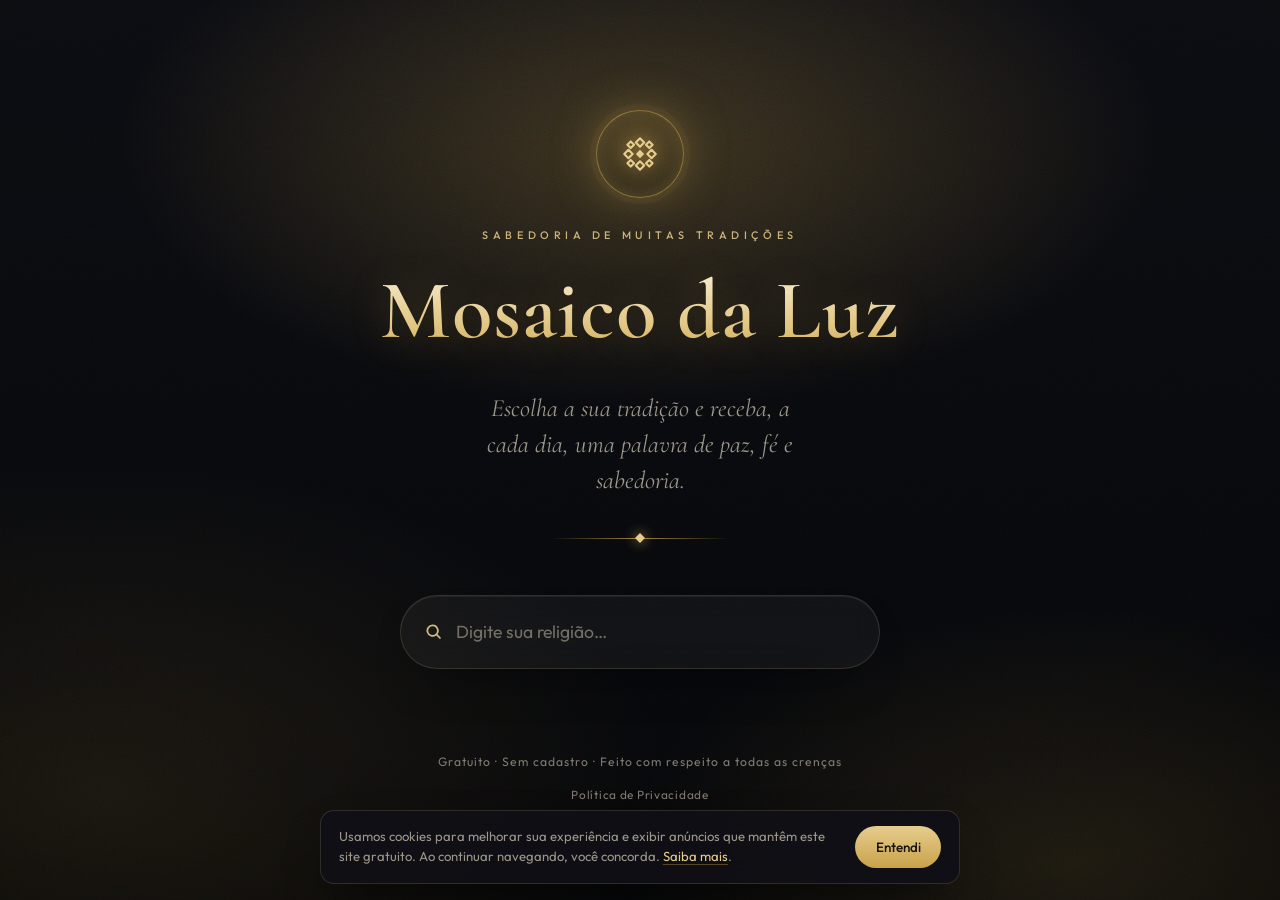
<file: index.html>
<!DOCTYPE html>
<html lang="pt-BR">
<head>
  <meta charset="UTF-8" />
  <meta name="viewport" content="width=device-width, initial-scale=1.0" />
  <title>Mosaico da Luz — uma palavra sagrada a cada dia</title>
  <meta name="description" content="Escolha uma tradição espiritual e receba a palavra do dia: um versículo, ensinamento ou pensamento para trazer paz e sabedoria. Gratuito, sem cadastro." />
  <meta name="theme-color" content="#0b0c11" />

  <!-- Open Graph / compartilhamento -->
  <meta property="og:title" content="Mosaico da Luz · Uma palavra a cada dia" />
  <meta property="og:description" content="Uma palavra de paz e sabedoria, de muitas tradições. Gratuito e sem cadastro." />
  <meta property="og:type" content="website" />

  <link rel="icon" href="assets/favicon.svg" type="image/svg+xml" />
  <link rel="preconnect" href="https://fonts.googleapis.com" />
  <link rel="preconnect" href="https://fonts.gstatic.com" crossorigin />
  <link href="https://fonts.googleapis.com/css2?family=Cormorant+Garamond:ital,wght@0,400;0,500;0,600;0,700;1,400;1,500;1,600&family=Outfit:wght@300;400;500;600&display=swap" rel="stylesheet" />
  <link rel="stylesheet" href="css/styles.css" />

  <!--
    ============================================================
    ESPAÇO PARA O CÓDIGO DE ANÚNCIO (Ezoic / Google AdSense)
    ============================================================
    Quando sua conta for aprovada, COLE AQUI o script de cabeçalho:

    • Google AdSense (exemplo — troque o ca-pub-XXXX pelo seu):
      <script async src="https://pagead2.googlesyndication.com/pagead/js/adsbygoogle.js?client=ca-pub-XXXXXXXXXXXXXXXX" crossorigin="anonymous"></script>

    • Ezoic: cole o script de cabeçalho que o painel do Ezoic fornecer.
      (No Ezoic, o ideal é conectar sua conta do AdSense por dentro dele.)

    Os espaços onde os anúncios aparecem são as tags <aside class="ad-slot"> mais abaixo.
    ============================================================
  -->
</head>
<body data-screen="home">

  <!-- Símbolos SVG reutilizáveis -->
  <svg width="0" height="0" style="position:absolute" aria-hidden="true">
    <defs>
      <symbol id="sym-cross" viewBox="0 0 24 24"><path d="M10 2h4v6h6v4h-6v10h-4V12H4V8h6z"/></symbol>
      <symbol id="sym-crescent" viewBox="0 0 24 24"><path d="M16.5 3a9 9 0 1 0 4.5 7.8A7 7 0 1 1 16.5 3z"/></symbol>
      <symbol id="sym-star-david" viewBox="0 0 24 24"><path d="M12 2l3.5 6h-7zM12 22l-3.5-6h7zM3 7l7 0-3.5 6zM21 7l-7 0 3.5 6zM3 17l3.5-6 3.5 6zM21 17l-3.5-6-3.5 6z" fill="none" stroke="currentColor" stroke-width="1.4"/></symbol>
      <symbol id="sym-dharma-wheel" viewBox="0 0 24 24"><circle cx="12" cy="12" r="9" fill="none" stroke="currentColor" stroke-width="1.4"/><circle cx="12" cy="12" r="2.4"/><g stroke="currentColor" stroke-width="1.4"><path d="M12 3v18M3 12h18M5.6 5.6l12.8 12.8M18.4 5.6L5.6 18.4"/></g></symbol>
      <symbol id="sym-om" viewBox="0 0 24 24"><path d="M6 14a3 3 0 1 0 3-3c-1.6 0-2.4 1-2.4 2M9.6 11c1.4-2 4-2.6 5.6-1 1.2 1.2 1 3.2-.6 4.2M15 6.5c1 .4 1.8 1.2 1.8 2.2M17.5 4.5a2 2 0 1 1-2 2" fill="none" stroke="currentColor" stroke-width="1.4" stroke-linecap="round"/></symbol>
      <symbol id="sym-seven-rays" viewBox="0 0 24 24"><circle cx="12" cy="12" r="3"/><g stroke="currentColor" stroke-width="1.4"><path d="M12 2v4M12 18v4M2 12h4M18 12h4M5 5l2.5 2.5M16.5 16.5L19 19M19 5l-2.5 2.5M7.5 16.5L5 19"/></g></symbol>
      <symbol id="sym-leaf-axe" viewBox="0 0 24 24"><path d="M12 22V9M12 9c-3-1-4-4-3-7 3 0 5 2 5 5M12 9c3-1 4-4 3-7-3 0-5 2-5 5M8.5 13l7 0M8 16l8 0" fill="none" stroke="currentColor" stroke-width="1.4" stroke-linecap="round"/></symbol>
      <symbol id="sym-feather" viewBox="0 0 24 24"><path d="M19 5C12 5 7 9 6 16l-2 3M19 5c1 7-3 12-10 13M11 13l6-6M9 16l5-5" fill="none" stroke="currentColor" stroke-width="1.4" stroke-linecap="round"/></symbol>
      <symbol id="sym-yin-yang" viewBox="0 0 24 24"><circle cx="12" cy="12" r="9" fill="none" stroke="currentColor" stroke-width="1.4"/><path d="M12 3a4.5 4.5 0 0 0 0 9 4.5 4.5 0 0 1 0 9 9 9 0 0 0 0-18z"/><circle cx="12" cy="7.5" r="1"/></symbol>
      <symbol id="sym-dove" viewBox="0 0 24 24"><path d="M4 14c4 0 6-2 7-5 1 3 3 4 6 3-1 3-4 6-8 6-3 0-5-2-5-4zM11 9c0-2 2-4 4-4M21 6l-2 1" fill="none" stroke="currentColor" stroke-width="1.4" stroke-linecap="round"/></symbol>
      <symbol id="sym-lotus" viewBox="0 0 24 24"><path d="M12 21c-5 0-8-3-8-6 2 0 3 .5 4 1.5M12 21c5 0 8-3 8-6-2 0-3 .5-4 1.5M12 21c-2 0-3.5-2-3.5-5 0-2 1.5-4 3.5-6 2 2 3.5 4 3.5 6 0 3-1.5 5-3.5 5zM5 15c1-2 3-3 4-3M19 15c-1-2-3-3-4-3" fill="none" stroke="currentColor" stroke-width="1.4" stroke-linecap="round"/></symbol>
      <symbol id="sym-chalice" viewBox="0 0 24 24"><path d="M7 3h10M8 3c0 5 1.8 7 4 7s4-2 4-7M12 10v7M8 20h8M12 17c-2 0-4 1-4 3M12 17c2 0 4 1 4 3" fill="none" stroke="currentColor" stroke-width="1.4" stroke-linecap="round" stroke-linejoin="round"/></symbol>
      <symbol id="sym-nine-star" viewBox="0 0 24 24"><path d="M12 2l1.6 3.2 3.5-.8-1.4 3.3 3 2-3 2 1.4 3.3-3.5-.8L12 22l-1.6-3.2-3.5.8 1.4-3.3-3-2 3-2-1.4-3.3 3.5.8z" fill="none" stroke="currentColor" stroke-width="1.3" stroke-linejoin="round"/></symbol>
      <symbol id="sym-khanda" viewBox="0 0 24 24"><circle cx="12" cy="13" r="5" fill="none" stroke="currentColor" stroke-width="1.4"/><path d="M12 2v20M10.5 4l1.5-2 1.5 2M7 9c-1 1.5-1 3.5 0 5M17 9c1 1.5 1 3.5 0 5" fill="none" stroke="currentColor" stroke-width="1.4" stroke-linecap="round"/></symbol>
      <symbol id="sym-ahimsa-hand" viewBox="0 0 24 24"><path d="M8 21v-7M8 14V7a1.3 1.3 0 0 1 2.6 0M10.6 7V5.5a1.3 1.3 0 0 1 2.6 0V7M13.2 7V6a1.3 1.3 0 0 1 2.6 0v8c0 4-2 7-5 7" fill="none" stroke="currentColor" stroke-width="1.3" stroke-linecap="round" stroke-linejoin="round"/><circle cx="12.2" cy="13" r="1.5"/></symbol>
      <symbol id="sym-torii" viewBox="0 0 24 24"><path d="M3 6c3-1.5 15-1.5 18 0M4 9h16M7 9v12M17 9v12M6 6v1M18 6v1" fill="none" stroke="currentColor" stroke-width="1.4" stroke-linecap="round"/></symbol>
      <symbol id="sym-scroll" viewBox="0 0 24 24"><path d="M8 5h8a2 2 0 0 1 2 2v10a2 2 0 0 0 2 2H10a2 2 0 0 1-2-2V7a2 2 0 0 0-2-2 2 2 0 0 0-2 2v1h3M11 10h5M11 13h5M11 16h3" fill="none" stroke="currentColor" stroke-width="1.3" stroke-linecap="round" stroke-linejoin="round"/></symbol>
      <symbol id="sym-pentacle" viewBox="0 0 24 24"><circle cx="12" cy="12" r="9.2" fill="none" stroke="currentColor" stroke-width="1.3"/><path d="M12 4l2.1 4.3 4.7.7-3.4 3.3.8 4.7-4.2-2.2-4.2 2.2.8-4.7L5.2 9l4.7-.7z" fill="none" stroke="currentColor" stroke-width="1.3" stroke-linejoin="round"/></symbol>
      <symbol id="sym-tree" viewBox="0 0 24 24"><path d="M12 21v-6M12 15c-3 0-5-2-5-5 0-3 2.2-6 5-7 2.8 1 5 4 5 7 0 3-2 5-5 5zM9 11l3-3 3 3M10.5 14l1.5-1.5 1.5 1.5" fill="none" stroke="currentColor" stroke-width="1.3" stroke-linecap="round" stroke-linejoin="round"/></symbol>
      <symbol id="sym-cruzeiro" viewBox="0 0 24 24"><path d="M12 3v18M7 7h10M8.5 11.5h7" fill="none" stroke="currentColor" stroke-width="1.6" stroke-linecap="round"/></symbol>
      <symbol id="sym-sun" viewBox="0 0 24 24"><circle cx="12" cy="12" r="4.2"/><g stroke="currentColor" stroke-width="1.4" stroke-linecap="round"><path d="M12 2v3M12 19v3M2 12h3M19 12h3M4.6 4.6l2.1 2.1M17.3 17.3l2.1 2.1M19.4 4.6l-2.1 2.1M6.7 17.3l-2.1 2.1"/></g></symbol>
      <!-- Emblema da marca: mosaico de luz (tesselas em rosácea com luz central) -->
      <symbol id="sym-mosaic" viewBox="0 0 24 24"><path d="M12 3 L14.4 5.4 L12 7.8 L9.6 5.4 Z M12 16.2 L14.4 18.6 L12 21 L9.6 18.6 Z M5.4 9.6 L7.8 12 L5.4 14.4 L3 12 Z M18.6 9.6 L21 12 L18.6 14.4 L16.2 12 Z M6.7 4.8 L8.6 6.7 L6.7 8.6 L4.8 6.7 Z M17.3 4.8 L19.2 6.7 L17.3 8.6 L15.4 6.7 Z M6.7 15.4 L8.6 17.3 L6.7 19.2 L4.8 17.3 Z M17.3 15.4 L19.2 17.3 L17.3 19.2 L15.4 17.3 Z" fill="none" stroke="currentColor" stroke-width="1.2" stroke-linejoin="round"/><path d="M12 9.6 L14.4 12 L12 14.4 L9.6 12 Z" fill="currentColor"/></symbol>
    </defs>
  </svg>

  <!-- Fundo personalizado por tradição (marca d'água do símbolo) -->
  <div id="reader-bg" class="reader-bg" aria-hidden="true">
    <svg class="reader-bg__mark" viewBox="0 0 24 24"><use id="reader-bg-use" href="#sym-lotus"></use></svg>
  </div>

  <main class="app">

    <!-- TELA INICIAL -->
    <section id="home" class="screen home">
      <header class="home__head">
        <span class="brand__mark" aria-hidden="true">
          <svg viewBox="0 0 24 24"><use href="#sym-mosaic"></use></svg>
        </span>
        <p class="home__eyebrow">Sabedoria de muitas tradições</p>
        <h1 class="home__title">Mosaico da Luz</h1>
        <p class="home__lead">
          Escolha a sua tradição e receba, a cada dia,
          uma palavra de paz, fé e sabedoria.
        </p>
        <span class="ornament" aria-hidden="true"></span>
      </header>

      <div class="search">
        <div class="search__field">
          <svg class="search__icon" viewBox="0 0 24 24" aria-hidden="true"><path d="M11 4a7 7 0 1 0 4.2 12.6l4.1 4.1 1.4-1.4-4.1-4.1A7 7 0 0 0 11 4zm0 2a5 5 0 1 1 0 10 5 5 0 0 1 0-10z" fill="currentColor"/></svg>
          <input id="search-input" class="search__input" type="text" autocomplete="off" autocapitalize="off" spellcheck="false"
                 placeholder="Digite sua religião…" aria-label="Digite o nome da sua religião"
                 role="combobox" aria-expanded="false" aria-controls="search-suggestions" aria-autocomplete="list" />
        </div>
        <ul id="search-suggestions" class="suggest" role="listbox" aria-label="Sugestões" hidden></ul>
        <p id="search-msg" class="search__msg" hidden></p>
      </div>

      <!-- Espaço de anúncio (preenchido pelo Ezoic/AdSense) -->
      <aside id="ad-home" class="ad-slot" aria-label="Publicidade"></aside>

      <footer class="home__foot">
        <p>Gratuito · Sem cadastro · Feito com respeito a todas as crenças</p>
        <a class="legal-link" href="privacidade.html">Política de Privacidade</a>
      </footer>
    </section>

    <!-- TELA DA PALAVRA -->
    <section id="reader" class="screen reader" hidden>
      <header class="reader__top">
        <button id="back-btn" class="ghost-btn" aria-label="Voltar para a escolha de tradição">
          <span aria-hidden="true">←</span> Trocar tradição
        </button>
        <div class="reader__brand">
          <svg id="reader-symbol" class="reader__symbol" aria-hidden="true"><use href="#sym-lotus"></use></svg>
          <span id="reader-religion" class="reader__religion">—</span>
        </div>
      </header>

      <div class="reader__stage">
        <p id="phrase-day" class="phrase-day">Hoje</p>
        <p id="phrase-label" class="phrase-label">Palavra do Dia</p>
        <blockquote id="phrase-card" class="phrase-card" aria-live="polite">
          <p id="phrase-text" class="phrase-text">…</p>
          <cite id="phrase-ref" class="phrase-ref"></cite>
        </blockquote>
        <p id="phrase-source" class="phrase-source"></p>
      </div>

      <div class="reader__actions">
        <button id="prev-day-btn" class="day-btn" type="button" aria-label="Ver a palavra de ontem">‹ Ver a de ontem</button>
        <button id="today-btn" class="day-btn day-btn--ghost" type="button" aria-label="Voltar para a palavra de hoje" hidden>Voltar para hoje ›</button>
        <button id="share-btn" class="icon-btn" aria-label="Compartilhar a palavra" title="Compartilhar" aria-haspopup="true" aria-expanded="false">
          <svg viewBox="0 0 24 24" aria-hidden="true"><path d="M18 8a3 3 0 1 0-2.8-4L9 7.2a3 3 0 1 0 0 9.6l6.2 3.2A3 3 0 1 0 18 16a3 3 0 0 0-2.4 1.2L9.4 14a3 3 0 0 0 0-4l6.2-3.2A3 3 0 0 0 18 8z" fill="currentColor"/></svg>
        </button>
      </div>

      <!-- Menu de compartilhamento -->
      <div id="share-menu" class="share-menu" role="menu" aria-label="Compartilhar" hidden>
        <button class="share-opt" data-share="whatsapp" role="menuitem">
          <svg viewBox="0 0 24 24" aria-hidden="true"><path d="M12 2a10 10 0 0 0-8.5 15.2L2 22l4.9-1.4A10 10 0 1 0 12 2zm5.6 14.1c-.2.6-1.2 1.2-1.7 1.2-.4 0-1 .1-3.2-.8-2.7-1.1-4.4-3.9-4.5-4.1-.1-.2-1.1-1.4-1.1-2.7s.7-1.9 1-2.2c.2-.2.5-.3.7-.3h.5c.2 0 .4 0 .6.5l.8 2c.1.2.1.4 0 .5l-.4.6c-.2.2-.3.4-.1.7.2.3.9 1.4 1.9 2.3 1.3 1.1 2.3 1.4 2.6 1.6.3.1.4.1.6-.1l.7-.9c.2-.2.4-.2.6-.1l1.9.9c.2.1.4.2.5.3.1.3.1.6-.1 1.1z" fill="currentColor"/></svg>
          WhatsApp
        </button>
        <button class="share-opt" data-share="facebook" role="menuitem">
          <svg viewBox="0 0 24 24" aria-hidden="true"><path d="M14 9h2.5l.5-3H14V4.3c0-.9.3-1.5 1.6-1.5H17V.1C16.7.1 15.7 0 14.6 0 12.2 0 10.6 1.4 10.6 4v2H8v3h2.6v8H14V9z" fill="currentColor"/></svg>
          Facebook
        </button>
        <button class="share-opt" data-share="image" role="menuitem">
          <svg viewBox="0 0 24 24" aria-hidden="true"><path d="M5 3h14a2 2 0 0 1 2 2v14a2 2 0 0 1-2 2H5a2 2 0 0 1-2-2V5a2 2 0 0 1 2-2zm0 14.5L9 12l3 3.5L15 12l4 5.5V5H5v12.5zM8.5 9.5a1.5 1.5 0 1 0 0-3 1.5 1.5 0 0 0 0 3z" fill="currentColor"/></svg>
          Baixar imagem
        </button>
        <button class="share-opt" data-share="native" role="menuitem" hidden>
          <svg viewBox="0 0 24 24" aria-hidden="true"><path d="M18 8a3 3 0 1 0-2.8-4L9 7.2a3 3 0 1 0 0 9.6l6.2 3.2A3 3 0 1 0 18 16a3 3 0 0 0-2.4 1.2L9.4 14a3 3 0 0 0 0-4l6.2-3.2A3 3 0 0 0 18 8z" fill="currentColor"/></svg>
          Compartilhar…
        </button>
        <button class="share-opt" data-share="copy" role="menuitem">
          <svg viewBox="0 0 24 24" aria-hidden="true"><path d="M9 2h9a2 2 0 0 1 2 2v12h-2V4H9V2zM5 6h9a2 2 0 0 1 2 2v12a2 2 0 0 1-2 2H5a2 2 0 0 1-2-2V8a2 2 0 0 1 2-2zm0 2v12h9V8H5z" fill="currentColor"/></svg>
          Copiar texto
        </button>
      </div>

      <p id="toast" class="toast" role="status" hidden></p>
      <canvas id="share-canvas" width="1080" height="1080" hidden aria-hidden="true"></canvas>

      <!-- Espaço de anúncio (preenchido pelo Ezoic/AdSense) -->
      <aside id="ad-reader" class="ad-slot" aria-label="Publicidade"></aside>

      <footer class="reader__foot">
        <button id="home-link" class="text-link">Mosaico da Luz</button>
        <a class="legal-link" href="privacidade.html">Privacidade</a>
      </footer>
    </section>

  </main>

  <!-- Aviso de cookies (LGPD) — obrigatório para redes de anúncio -->
  <div id="cookie-bar" class="cookie-bar" role="dialog" aria-label="Aviso de cookies" hidden>
    <p class="cookie-bar__text">
      Usamos cookies para melhorar sua experiência e exibir anúncios que mantêm este site gratuito.
      Ao continuar navegando, você concorda. <a href="privacidade.html">Saiba mais</a>.
    </p>
    <button id="cookie-accept" class="cookie-bar__btn" type="button">Entendi</button>
  </div>
  <script>
    (function () {
      try {
        var KEY = "ps_cookie_ok";
        if (!localStorage.getItem(KEY)) {
          var bar = document.getElementById("cookie-bar");
          bar.hidden = false;
          document.getElementById("cookie-accept").addEventListener("click", function () {
            try { localStorage.setItem(KEY, "1"); } catch (e) {}
            bar.hidden = true;
          });
        }
      } catch (e) {}
    })();
  </script>

  <script src="js/app.js"></script>
</body>
</html>
</file>
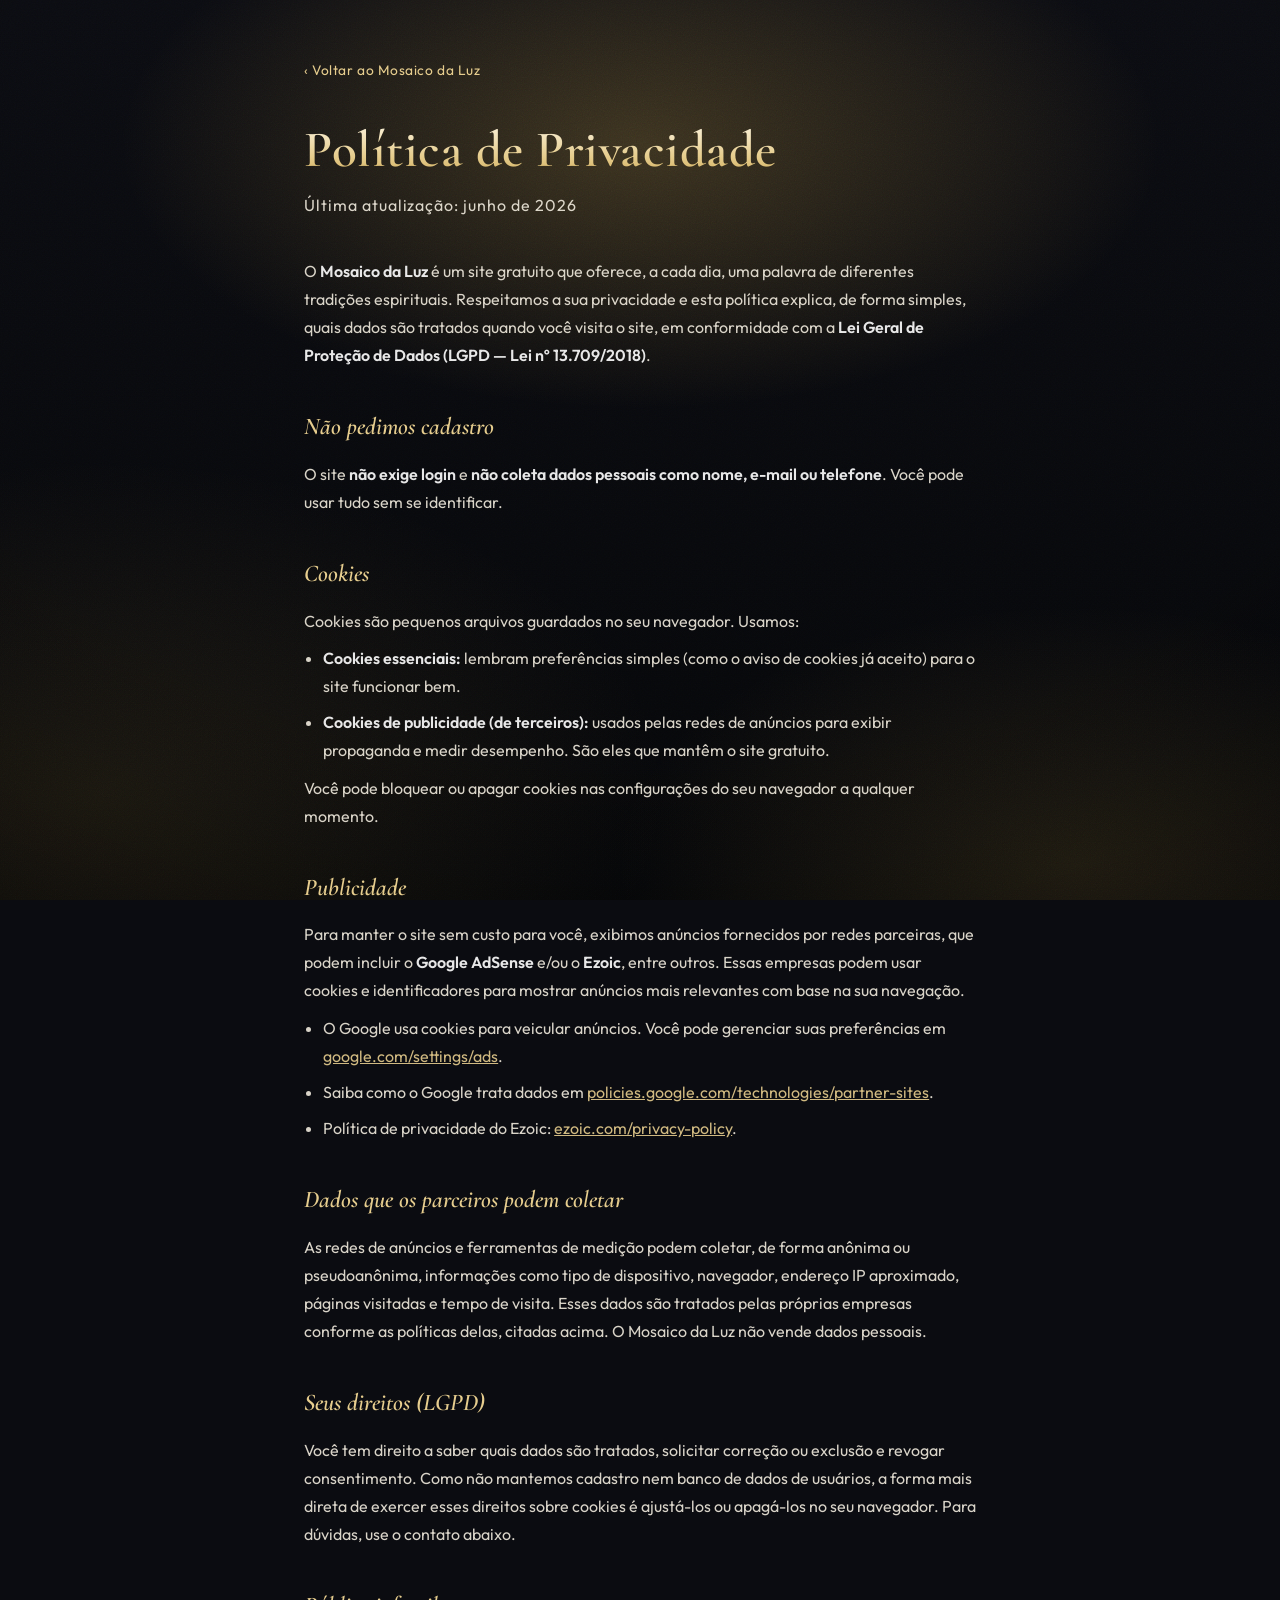
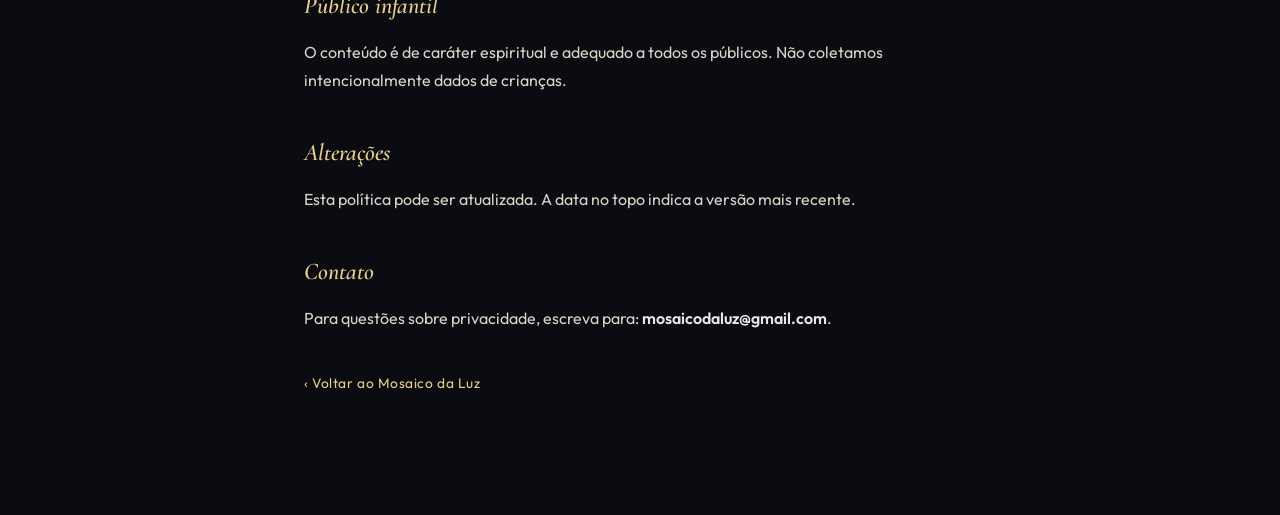
<file: privacidade.html>
<!DOCTYPE html>
<html lang="pt-BR">
<head>
  <meta charset="UTF-8" />
  <meta name="viewport" content="width=device-width, initial-scale=1.0" />
  <title>Política de Privacidade — Mosaico da Luz</title>
  <meta name="description" content="Política de Privacidade do Mosaico da Luz: como usamos cookies e anúncios para manter o site gratuito, em conformidade com a LGPD." />
  <meta name="theme-color" content="#0b0c11" />
  <link rel="icon" href="assets/favicon.svg" type="image/svg+xml" />
  <link rel="preconnect" href="https://fonts.googleapis.com" />
  <link rel="preconnect" href="https://fonts.gstatic.com" crossorigin />
  <link href="https://fonts.googleapis.com/css2?family=Cormorant+Garamond:ital,wght@0,400;0,500;0,600;0,700;1,400;1,500;1,600&family=Outfit:wght@300;400;500;600&display=swap" rel="stylesheet" />
  <link rel="stylesheet" href="css/styles.css" />
  <style>
    .legal {
      max-width: 720px;
      margin: 0 auto;
      padding: 3.5rem 1.5rem 5rem;
    }
    .legal__back {
      display: inline-flex; align-items: center; gap: 0.4rem;
      color: var(--muted); text-decoration: none;
      font-size: 0.86rem; letter-spacing: 0.04em;
      margin-bottom: 2.5rem;
    }
    .legal__back:hover { color: var(--gold-soft); }
    .legal h1 {
      font-family: var(--serif); font-weight: 600;
      font-size: clamp(2.2rem, 6vw, 3.2rem);
      line-height: 1.1; letter-spacing: 0.01em;
      background: linear-gradient(180deg, #fbf3df 0%, var(--gold-soft) 55%, var(--gold) 100%);
      -webkit-background-clip: text; background-clip: text; color: transparent;
      padding-bottom: 0.12em;
      margin-bottom: 0.4rem;
    }
    .legal__updated { color: var(--muted); font-size: 0.82rem; letter-spacing: 0.06em; margin-bottom: 2.4rem; }
    .legal h2 {
      font-family: var(--serif); font-weight: 600; font-style: italic;
      color: var(--gold-soft);
      font-size: 1.5rem; margin: 2.4rem 0 0.8rem;
    }
    .legal p, .legal li { color: var(--text); opacity: 0.9; line-height: 1.75; font-size: 1rem; }
    .legal ul { margin: 0.6rem 0 0.6rem 1.2rem; }
    .legal li { margin-bottom: 0.5rem; }
    .legal a { color: var(--gold-soft); }
    .legal strong { color: #fff; font-weight: 600; }
  </style>
</head>
<body>
  <main class="legal">
    <a class="legal__back" href="index.html">‹ Voltar ao Mosaico da Luz</a>

    <h1>Política de Privacidade</h1>
    <p class="legal__updated">Última atualização: junho de 2026</p>

    <p>
      O <strong>Mosaico da Luz</strong> é um site gratuito que oferece, a cada dia, uma palavra de
      diferentes tradições espirituais. Respeitamos a sua privacidade e esta política explica, de forma
      simples, quais dados são tratados quando você visita o site, em conformidade com a
      <strong>Lei Geral de Proteção de Dados (LGPD — Lei nº 13.709/2018)</strong>.
    </p>

    <h2>Não pedimos cadastro</h2>
    <p>
      O site <strong>não exige login</strong> e <strong>não coleta dados pessoais como nome, e-mail ou telefone</strong>.
      Você pode usar tudo sem se identificar.
    </p>

    <h2>Cookies</h2>
    <p>
      Cookies são pequenos arquivos guardados no seu navegador. Usamos:
    </p>
    <ul>
      <li><strong>Cookies essenciais:</strong> lembram preferências simples (como o aviso de cookies já aceito) para o site funcionar bem.</li>
      <li><strong>Cookies de publicidade (de terceiros):</strong> usados pelas redes de anúncios para exibir propaganda e medir desempenho. São eles que mantêm o site gratuito.</li>
    </ul>
    <p>Você pode bloquear ou apagar cookies nas configurações do seu navegador a qualquer momento.</p>

    <h2>Publicidade</h2>
    <p>
      Para manter o site sem custo para você, exibimos anúncios fornecidos por redes parceiras, que podem incluir o
      <strong>Google AdSense</strong> e/ou o <strong>Ezoic</strong>, entre outros. Essas empresas podem usar cookies e
      identificadores para mostrar anúncios mais relevantes com base na sua navegação.
    </p>
    <ul>
      <li>O Google usa cookies para veicular anúncios. Você pode gerenciar suas preferências em
        <a href="https://www.google.com/settings/ads" target="_blank" rel="noopener">google.com/settings/ads</a>.</li>
      <li>Saiba como o Google trata dados em
        <a href="https://policies.google.com/technologies/partner-sites" target="_blank" rel="noopener">policies.google.com/technologies/partner-sites</a>.</li>
      <li>Política de privacidade do Ezoic:
        <a href="https://www.ezoic.com/privacy-policy/" target="_blank" rel="noopener">ezoic.com/privacy-policy</a>.</li>
    </ul>

    <h2>Dados que os parceiros podem coletar</h2>
    <p>
      As redes de anúncios e ferramentas de medição podem coletar, de forma anônima ou pseudoanônima, informações como
      tipo de dispositivo, navegador, endereço IP aproximado, páginas visitadas e tempo de visita. Esses dados são tratados
      pelas próprias empresas conforme as políticas delas, citadas acima. O Mosaico da Luz não vende dados pessoais.
    </p>

    <h2>Seus direitos (LGPD)</h2>
    <p>
      Você tem direito a saber quais dados são tratados, solicitar correção ou exclusão e revogar consentimento.
      Como não mantemos cadastro nem banco de dados de usuários, a forma mais direta de exercer esses direitos
      sobre cookies é ajustá-los ou apagá-los no seu navegador. Para dúvidas, use o contato abaixo.
    </p>

    <h2>Público infantil</h2>
    <p>
      O conteúdo é de caráter espiritual e adequado a todos os públicos. Não coletamos intencionalmente dados de crianças.
    </p>

    <h2>Alterações</h2>
    <p>
      Esta política pode ser atualizada. A data no topo indica a versão mais recente.
    </p>

    <h2>Contato</h2>
    <!-- IMPORTANTE: troque o e-mail abaixo pelo seu e-mail de contato real antes de divulgar o site. -->
    <p>
      Para questões sobre privacidade, escreva para: <strong>mosaicodaluz@gmail.com</strong>.
    </p>

    <a class="legal__back" href="index.html" style="margin-top:2.5rem;">‹ Voltar ao Mosaico da Luz</a>
  </main>
</body>
</html>
</file>
<file: css/styles.css>
/* ============================================================
   Palavras Sagradas — A palavra do dia de muitas tradições
   Estética: santuário noturno / luxo cinematográfico.
   Obsidiana profunda, ouro luminoso, texto "iluminado",
   atmosfera com aura e grão. Cada tradição entra como uma
   cor de luz (--primary/--glow) sobre a base escura; o ouro
   (--gold) é a constante que dá o tom premium.
   ============================================================ */

:root {
  /* base escura constante */
  --bg: #0b0c11;
  --bg-2: #060709;
  --surface: rgba(255, 255, 255, 0.045);
  --surface-2: rgba(255, 255, 255, 0.08);
  --text: #f0eadd;
  --muted: #9d978a;
  --line: rgba(214, 196, 150, 0.16);

  /* ouro (constante) + cor da tradição (injetada no reader) */
  --gold: #c9a24a;
  --gold-soft: #e6cd8e;
  --primary: #c9a24a;   /* na home, é ouro; no reader vira a cor da tradição */
  --accent: #c9a24a;    /* mantido ouro */
  --glow: rgba(201, 162, 74, 0.22);

  --radius: 26px;
  --radius-sm: 14px;
  --ease: cubic-bezier(0.22, 1, 0.36, 1);
  --serif: "Cormorant Garamond", Georgia, "Times New Roman", serif;
  --sans: "Outfit", system-ui, -apple-system, sans-serif;
}

* { box-sizing: border-box; margin: 0; padding: 0; }
html { -webkit-text-size-adjust: 100%; }

body {
  font-family: var(--sans);
  font-weight: 400;
  color: var(--text);
  background: var(--bg);
  min-height: 100vh;
  min-height: 100dvh;
  line-height: 1.65;
  transition: background-color 1.1s var(--ease);
  overflow-x: hidden;
  -webkit-font-smoothing: antialiased;
}

::selection { background: color-mix(in srgb, var(--gold) 40%, transparent); color: #fff; }

/* atmosfera: aura de luz + vinheta cinematográfica */
body::before {
  content: "";
  position: fixed;
  inset: 0;
  z-index: -2;
  background:
    radial-gradient(58% 42% at 50% 16%, color-mix(in srgb, var(--primary) 26%, transparent), transparent 70%),
    radial-gradient(50% 40% at 84% 96%, color-mix(in srgb, var(--gold) 12%, transparent), transparent 72%),
    radial-gradient(60% 50% at 8% 88%, color-mix(in srgb, var(--primary) 10%, transparent), transparent 74%),
    radial-gradient(120% 110% at 50% 30%, transparent 46%, rgba(0, 0, 0, 0.55) 100%),
    linear-gradient(180deg, var(--bg), var(--bg-2));
  transition: background 1.1s var(--ease);
  pointer-events: none;
}

/* grão sutil */
body::after {
  content: "";
  position: fixed;
  inset: 0;
  z-index: -1;
  pointer-events: none;
  opacity: 0.5;
  mix-blend-mode: soft-light;
  background-image: url("data:image/svg+xml,%3Csvg xmlns='http://www.w3.org/2000/svg' width='200' height='200'%3E%3Cfilter id='n'%3E%3CfeTurbulence type='fractalNoise' baseFrequency='0.85' numOctaves='2' stitchTiles='stitch'/%3E%3C/filter%3E%3Crect width='100%25' height='100%25' filter='url(%23n)' opacity='0.5'/%3E%3C/svg%3E");
}

.app {
  max-width: 860px;
  margin: 0 auto;
  padding: clamp(1.2rem, 4vw, 2.6rem);
  min-height: 100vh;
  min-height: 100dvh;
  display: flex;
  flex-direction: column;
}

.screen { flex: 1; display: flex; flex-direction: column; }
.screen[hidden] { display: none; }
.screen.is-entering > * { animation: rise 1s var(--ease) both; }
.screen.is-entering > *:nth-child(2) { animation-delay: 0.1s; }
.screen.is-entering > *:nth-child(3) { animation-delay: 0.2s; }
.screen.is-entering > *:nth-child(4) { animation-delay: 0.3s; }
@keyframes rise {
  from { opacity: 0; transform: translateY(20px); }
  to   { opacity: 1; transform: translateY(0); }
}

/* ===================== TELA INICIAL ===================== */
.home { justify-content: center; min-height: 88dvh; }
.home__head { text-align: center; padding: clamp(1rem, 5vw, 2.5rem) 0 0.5rem; }

/* emblema com anel de ouro e brilho */
.brand__mark {
  display: inline-grid;
  place-items: center;
  width: 88px; height: 88px;
  margin: 0 auto 1.8rem;
  border-radius: 50%;
  color: var(--gold-soft);
  fill: var(--gold-soft);
  border: 1px solid color-mix(in srgb, var(--gold) 60%, transparent);
  background: radial-gradient(circle at 50% 38%, color-mix(in srgb, var(--gold) 22%, transparent), transparent 68%);
  box-shadow:
    0 0 0 6px rgba(201, 162, 74, 0.05),
    0 0 50px -8px color-mix(in srgb, var(--gold) 55%, transparent),
    inset 0 0 24px -6px color-mix(in srgb, var(--gold) 40%, transparent);
  animation: haloPulse 6s ease-in-out infinite;
}
.brand__mark svg { width: 42px; height: 42px; filter: drop-shadow(0 0 8px color-mix(in srgb, var(--gold) 50%, transparent)); }
@keyframes haloPulse {
  0%, 100% { box-shadow: 0 0 0 6px rgba(201,162,74,0.05), 0 0 50px -8px color-mix(in srgb, var(--gold) 50%, transparent), inset 0 0 24px -6px color-mix(in srgb, var(--gold) 38%, transparent); }
  50%      { box-shadow: 0 0 0 6px rgba(201,162,74,0.08), 0 0 70px -6px color-mix(in srgb, var(--gold) 70%, transparent), inset 0 0 30px -6px color-mix(in srgb, var(--gold) 50%, transparent); }
}

.home__eyebrow {
  text-transform: uppercase;
  letter-spacing: 0.42em;
  font-size: 0.68rem;
  font-weight: 500;
  color: var(--gold-soft);
  margin-bottom: 1.2rem;
  opacity: 0.85;
}
.home__title {
  font-family: var(--serif);
  font-weight: 600;
  font-size: clamp(2.9rem, 9.5vw, 5.2rem);
  line-height: 1.12;
  padding-bottom: 0.12em;
  letter-spacing: 0.01em;
  background: linear-gradient(180deg, #fbf3df 0%, var(--gold-soft) 55%, var(--gold) 100%);
  -webkit-background-clip: text;
  background-clip: text;
  color: transparent;
  text-shadow: 0 2px 40px color-mix(in srgb, var(--gold) 30%, transparent);
}
.home__lead {
  max-width: 30ch;
  margin: 1.5rem auto 0;
  font-family: var(--serif);
  font-style: italic;
  font-weight: 400;
  font-size: clamp(1.2rem, 3vw, 1.55rem);
  line-height: 1.45;
  color: var(--muted);
}

/* ornamento (linha com losango central) */
.ornament {
  display: block;
  width: 180px;
  height: 14px;
  margin: 2rem auto 0;
  position: relative;
}
.ornament::before {
  content: "";
  position: absolute; top: 50%; left: 0; right: 0;
  height: 1px;
  background: linear-gradient(90deg, transparent, color-mix(in srgb, var(--gold) 80%, transparent), transparent);
}
.ornament::after {
  content: "";
  position: absolute; top: 50%; left: 50%;
  width: 7px; height: 7px;
  transform: translate(-50%, -50%) rotate(45deg);
  background: var(--gold-soft);
  box-shadow: 0 0 12px 1px color-mix(in srgb, var(--gold) 70%, transparent);
}

/* ----- campo de busca ----- */
.search {
  position: relative;
  max-width: 480px;
  width: 100%;
  margin: 2.6rem auto 1rem;
}
.search__field {
  display: flex;
  align-items: center;
  gap: 0.75rem;
  background: var(--surface);
  border: 1px solid var(--line);
  border-radius: 999px;
  padding: 0.35rem 1.4rem;
  backdrop-filter: blur(14px);
  -webkit-backdrop-filter: blur(14px);
  box-shadow: inset 0 1px 0 rgba(255, 255, 255, 0.06), 0 24px 50px -28px rgba(0, 0, 0, 0.9);
  transition: border-color 0.45s var(--ease), box-shadow 0.45s var(--ease), transform 0.45s var(--ease);
}
.search__field:focus-within {
  border-color: color-mix(in srgb, var(--gold) 75%, transparent);
  box-shadow:
    inset 0 1px 0 rgba(255, 255, 255, 0.08),
    0 0 0 4px color-mix(in srgb, var(--gold) 16%, transparent),
    0 0 40px -10px color-mix(in srgb, var(--gold) 60%, transparent);
  transform: translateY(-1px);
}
.search__icon { width: 21px; height: 21px; color: var(--gold-soft); flex: none; opacity: 0.9; }
.search__input {
  flex: 1;
  font: inherit;
  font-size: 1.1rem;
  color: var(--text);
  background: none;
  border: none;
  outline: none;
  padding: 1rem 0;
}
.search__input::placeholder { color: var(--muted); opacity: 0.7; }

/* sugestões */
.suggest {
  list-style: none;
  position: absolute;
  left: 0; right: 0;
  margin-top: 0.7rem;
  background: rgba(18, 19, 26, 0.92);
  border: 1px solid var(--line);
  border-radius: var(--radius-sm);
  backdrop-filter: blur(20px);
  -webkit-backdrop-filter: blur(20px);
  box-shadow: 0 40px 80px -36px #000, 0 0 0 1px rgba(0, 0, 0, 0.4);
  overflow: hidden;
  z-index: 10;
  animation: rise 0.35s var(--ease);
}
.suggest[hidden] { display: none; }
.suggest__item {
  display: flex;
  align-items: center;
  gap: 0.9rem;
  width: 100%;
  padding: 0.85rem 1.2rem;
  font: inherit;
  font-size: 1.02rem;
  text-align: left;
  background: none;
  border: none;
  border-bottom: 1px solid rgba(255, 255, 255, 0.05);
  cursor: pointer;
  color: var(--text);
  transition: background 0.25s var(--ease), padding-left 0.25s var(--ease);
}
.suggest__item:last-child { border-bottom: none; }
.suggest__item:hover,
.suggest__item.is-active {
  background: color-mix(in srgb, var(--gold) 12%, transparent);
  padding-left: 1.45rem;
}
.suggest__icon {
  width: 40px; height: 40px;
  padding: 9px;
  flex: none;
  border-radius: 50%;
  color: var(--c, var(--gold-soft));
  fill: var(--c, var(--gold-soft));
  background: color-mix(in srgb, var(--c, var(--gold)) 18%, transparent);
}
.suggest__name { font-weight: 500; }
.suggest__tag { font-size: 0.82rem; color: var(--muted); margin-left: auto; text-align: right; font-style: italic; font-family: var(--serif); }

.search__msg {
  margin-top: 1.3rem;
  text-align: center;
  color: var(--muted);
  font-size: 1.02rem;
  animation: rise 0.3s var(--ease);
}
.search__msg[hidden] { display: none; }
.search__msg b { color: var(--gold-soft); font-weight: 400; font-style: italic; font-family: var(--serif); }
.search__suggest-btn {
  font: inherit;
  font-weight: 600;
  color: var(--gold-soft);
  background: none;
  border: none;
  cursor: pointer;
  text-decoration: underline;
  text-decoration-color: color-mix(in srgb, var(--gold) 55%, transparent);
  text-underline-offset: 4px;
  padding: 0 0.15rem;
}
.search__suggest-btn:hover { color: #fff; }

.home__foot {
  text-align: center;
  padding: 2.6rem 0 1.5rem;
  color: var(--muted);
  font-size: 0.76rem;
  letter-spacing: 0.08em;
  opacity: 0.8;
}

/* ===================== TELA DA PALAVRA ===================== */
.reader { justify-content: space-between; }

.reader__top {
  display: flex;
  align-items: center;
  justify-content: space-between;
  gap: 1rem;
  padding: 0.4rem 0 1rem;
}
.reader__brand { display: inline-flex; align-items: center; gap: 0.55rem; }
.reader__symbol {
  width: 22px; height: 22px;
  color: var(--primary); fill: var(--primary);
  filter: drop-shadow(0 0 6px color-mix(in srgb, var(--primary) 55%, transparent));
}
.reader__religion {
  font-weight: 500;
  font-size: 0.92rem;
  color: var(--text);
  letter-spacing: 0.05em;
}

.ghost-btn {
  font: inherit; font-size: 0.88rem; font-weight: 400;
  color: var(--muted);
  background: none;
  border: 1px solid transparent;
  cursor: pointer;
  padding: 0.45rem 1rem 0.45rem 0.7rem;
  border-radius: 999px;
  transition: color 0.3s var(--ease), background 0.3s var(--ease), border-color 0.3s var(--ease);
}
.ghost-btn:hover { color: var(--text); background: rgba(255, 255, 255, 0.05); border-color: var(--line); }

.reader__stage {
  flex: 1;
  display: flex;
  flex-direction: column;
  align-items: center;
  justify-content: center;
  text-align: center;
  gap: 1.6rem;
  padding: clamp(1rem, 5vw, 2.5rem) 0;
}

/* rótulo com filetes dourados dos lados */
.phrase-label {
  display: flex;
  align-items: center;
  gap: 0.9rem;
  text-transform: uppercase;
  letter-spacing: 0.34em;
  font-size: 0.68rem;
  font-weight: 500;
  color: var(--gold-soft);
}
.phrase-label::before,
.phrase-label::after {
  content: "";
  width: clamp(24px, 8vw, 52px);
  height: 1px;
  background: linear-gradient(90deg, transparent, color-mix(in srgb, var(--gold) 75%, transparent));
}
.phrase-label::after { transform: scaleX(-1); }

/* a palavra: texto iluminado, sem "card de blog" */
.phrase-card {
  position: relative;
  width: 100%;
  max-width: 680px;
  background: none;
  border: none;
  padding: clamp(1.5rem, 5vw, 2.5rem) clamp(0.5rem, 3vw, 2rem);
}
.phrase-card::before {
  content: "\201C";
  position: absolute;
  top: -0.32em; left: 50%;
  transform: translateX(-50%);
  font-family: var(--serif);
  font-style: italic;
  font-size: clamp(6rem, 20vw, 11rem);
  font-weight: 600;
  color: var(--gold);
  opacity: 0.16;
  line-height: 1;
  pointer-events: none;
}
.phrase-text {
  position: relative;
  font-family: var(--serif);
  font-style: italic;
  font-size: clamp(1.7rem, 5vw, 2.9rem);
  font-weight: 500;
  line-height: 1.4;
  color: var(--text);
  text-shadow: 0 1px 30px color-mix(in srgb, var(--primary) 22%, transparent);
  overflow-wrap: break-word;
  hyphens: auto;
}
.phrase-text.is-swapping { opacity: 0; transform: translateY(12px); }
.phrase-text { transition: opacity 0.55s var(--ease), transform 0.55s var(--ease); }

.phrase-ref {
  display: inline-flex;
  align-items: center;
  gap: 0.7rem;
  margin-top: 1.7rem;
  font-family: var(--sans);
  font-style: normal;
  font-size: 0.76rem;
  font-weight: 500;
  text-transform: uppercase;
  letter-spacing: 0.2em;
  color: var(--gold-soft);
}
.phrase-ref::before {
  content: "";
  width: 30px; height: 1px;
  background: linear-gradient(90deg, transparent, color-mix(in srgb, var(--gold) 80%, transparent));
}
.phrase-source {
  font-family: var(--serif);
  font-style: italic;
  font-size: 1.02rem;
  color: var(--muted);
}

/* ações */
.reader__actions {
  display: flex;
  align-items: center;
  justify-content: center;
  gap: 0.7rem;
  padding: 0.5rem 0 0.8rem;
}

.primary-btn {
  font: inherit; font-weight: 500; font-size: 0.96rem;
  letter-spacing: 0.05em;
  color: #15130d;
  background: linear-gradient(180deg, var(--gold-soft), var(--gold));
  border: none; cursor: pointer;
  padding: 0.95rem 2.1rem;
  border-radius: 999px;
  box-shadow:
    inset 0 1px 0 rgba(255, 255, 255, 0.4),
    0 12px 30px -12px color-mix(in srgb, var(--gold) 70%, transparent),
    0 0 0 1px rgba(0, 0, 0, 0.2);
  transition: transform 0.3s var(--ease), box-shadow 0.3s var(--ease), filter 0.3s var(--ease);
}
.primary-btn:hover { transform: translateY(-2px); filter: brightness(1.06); box-shadow: 0 18px 38px -14px color-mix(in srgb, var(--gold) 75%, transparent); }
.primary-btn:active { transform: translateY(0); }

/* chip de data (Hoje / Ontem / data) */
.phrase-day {
  font-family: var(--sans, inherit);
  text-transform: uppercase;
  letter-spacing: 0.32em;
  font-size: 0.64rem;
  font-weight: 500;
  color: var(--gold-soft);
  opacity: 0.78;
  margin-bottom: 0.85rem;
}

/* botões de navegação de dia (só passado) */
.day-btn {
  font: inherit; font-weight: 500; font-size: 0.92rem;
  letter-spacing: 0.04em;
  color: #15130d;
  background: linear-gradient(180deg, var(--gold-soft), var(--gold));
  border: none; cursor: pointer;
  padding: 0.85rem 1.7rem;
  border-radius: 999px;
  box-shadow:
    inset 0 1px 0 rgba(255, 255, 255, 0.4),
    0 12px 30px -12px color-mix(in srgb, var(--gold) 70%, transparent),
    0 0 0 1px rgba(0, 0, 0, 0.2);
  transition: transform 0.3s var(--ease), box-shadow 0.3s var(--ease), filter 0.3s var(--ease);
}
.day-btn:hover { transform: translateY(-2px); filter: brightness(1.06); }
.day-btn:active { transform: translateY(0); }
.day-btn[disabled] { opacity: 0.35; cursor: default; box-shadow: none; transform: none; filter: none; }
.day-btn--ghost {
  color: var(--gold-soft);
  background: transparent;
  box-shadow: inset 0 0 0 1px color-mix(in srgb, var(--gold) 40%, transparent);
}
.day-btn--ghost:hover { color: #fff; box-shadow: inset 0 0 0 1px color-mix(in srgb, var(--gold) 70%, transparent); }

.icon-btn {
  width: 52px; height: 52px;
  display: grid; place-items: center;
  color: var(--gold-soft);
  background: var(--surface);
  border: 1px solid var(--line);
  border-radius: 50%;
  cursor: pointer;
  backdrop-filter: blur(10px);
  -webkit-backdrop-filter: blur(10px);
  transition: transform 0.3s var(--ease), color 0.3s var(--ease), border-color 0.3s var(--ease), background 0.3s var(--ease);
}
.icon-btn svg { width: 21px; height: 21px; }
.icon-btn:hover { transform: translateY(-2px); border-color: color-mix(in srgb, var(--gold) 65%, transparent); color: #fff; }
.icon-btn[aria-expanded="true"] { color: #15130d; background: linear-gradient(180deg, var(--gold-soft), var(--gold)); border-color: transparent; }

/* menu de compartilhar */
.share-menu {
  display: grid;
  grid-template-columns: repeat(auto-fit, minmax(130px, 1fr));
  gap: 0.5rem;
  max-width: 440px;
  margin: 0.2rem auto 1rem;
  padding: 0.7rem;
  background: rgba(18, 19, 26, 0.92);
  border: 1px solid var(--line);
  border-radius: var(--radius-sm);
  backdrop-filter: blur(20px);
  -webkit-backdrop-filter: blur(20px);
  box-shadow: 0 40px 80px -36px #000;
  animation: rise 0.3s var(--ease);
}
.share-menu[hidden] { display: none; }
.share-opt {
  display: flex;
  align-items: center;
  justify-content: center;
  gap: 0.5rem;
  font: inherit;
  font-weight: 400;
  font-size: 0.92rem;
  color: var(--text);
  background: rgba(255, 255, 255, 0.04);
  border: 1px solid transparent;
  border-radius: 10px;
  padding: 0.78rem 0.6rem;
  cursor: pointer;
  transition: background 0.25s var(--ease), transform 0.25s var(--ease), border-color 0.25s var(--ease);
}
.share-opt:hover {
  background: color-mix(in srgb, var(--gold) 14%, transparent);
  border-color: color-mix(in srgb, var(--gold) 40%, transparent);
  transform: translateY(-1px);
}
.share-opt svg { width: 19px; height: 19px; color: var(--gold-soft); flex: none; }
.share-opt[hidden] { display: none; }

#share-canvas { display: none; }

.toast {
  text-align: center;
  margin: 0 auto;
  font-family: var(--serif);
  font-style: italic;
  font-size: 1rem;
  color: var(--text);
  background: rgba(18, 19, 26, 0.95);
  border: 1px solid color-mix(in srgb, var(--gold) 32%, transparent);
  border-radius: 999px;
  padding: 0.55rem 1.4rem;
  box-shadow: 0 18px 36px -18px #000;
  width: max-content;
  max-width: 90%;
  animation: rise 0.35s var(--ease);
}

.reader__foot { text-align: center; padding-top: 0.6rem; }
.text-link {
  font: inherit; font-family: var(--serif); font-style: italic; font-size: 1.15rem;
  color: var(--muted); background: none; border: none; cursor: pointer;
  letter-spacing: 0.01em;
  transition: color 0.3s var(--ease);
}
.text-link:hover { color: var(--gold-soft); }

/* ===================== FUNDO PERSONALIZADO ===================== */
/* a cor da tradição vira a aura de luz sobre a base escura */
body[data-religion]::before {
  background:
    radial-gradient(56% 42% at 50% 14%, color-mix(in srgb, var(--primary) 38%, transparent), transparent 68%),
    radial-gradient(48% 40% at 86% 98%, color-mix(in srgb, var(--primary) 20%, transparent), transparent 72%),
    radial-gradient(54% 46% at 6% 90%, color-mix(in srgb, var(--gold) 12%, transparent), transparent 74%),
    radial-gradient(120% 110% at 50% 26%, transparent 44%, rgba(0, 0, 0, 0.6) 100%),
    linear-gradient(180deg, var(--bg), var(--bg-2));
}

.reader-bg {
  position: fixed;
  inset: 0;
  z-index: -1;
  display: none;
  align-items: center;
  justify-content: center;
  pointer-events: none;
  overflow: hidden;
}
body[data-screen="reader"][data-religion] .reader-bg { display: flex; }
.reader-bg__mark {
  width: min(86vmin, 640px);
  height: min(86vmin, 640px);
  color: var(--primary);
  fill: var(--primary);
  opacity: 0.09;
  filter: drop-shadow(0 0 60px color-mix(in srgb, var(--primary) 50%, transparent));
  animation: float 24s ease-in-out infinite;
}
@keyframes float {
  0%, 100% { transform: translateY(1.5%) rotate(-2deg); }
  50%      { transform: translateY(-1.5%) rotate(2deg); }
}

/* acessibilidade */
:focus-visible { outline: 2px solid var(--gold-soft); outline-offset: 3px; border-radius: 6px; }

@media (prefers-reduced-motion: reduce) {
  *, *::before, *::after { animation: none !important; transition: none !important; }
}

@media (max-width: 440px) {
  .share-menu { grid-template-columns: repeat(2, 1fr); }
  .suggest__tag { display: none; }
  .phrase-label { letter-spacing: 0.24em; font-size: 0.64rem; }
  .phrase-label::before, .phrase-label::after { width: 22px; }
  .phrase-ref { letter-spacing: 0.14em; }
}

/* ============================================================
   PUBLICIDADE (slots de anúncio) + LGPD (cookies) + legal
   ============================================================ */

/* Slot de anúncio: discreto, só aparece quando a rede o preenche.
   Vazio, ele colapsa (sem altura) e fica invisível. */
.ad-slot {
  display: block;
  width: 100%;
  max-width: 728px;
  margin: 1.6rem auto 0;
  text-align: center;
  min-height: 0;
}
.ad-slot:not(:empty) {
  margin-top: 2rem;
  padding-top: 1.2rem;
  border-top: 1px solid var(--line);
}
.ad-slot:not(:empty)::before {
  content: "publicidade";
  display: block;
  font-size: 0.56rem;
  letter-spacing: 0.3em;
  text-transform: uppercase;
  color: var(--muted);
  opacity: 0.6;
  margin-bottom: 0.6rem;
}

/* link discreto para a Política de Privacidade */
.legal-link {
  display: inline-block;
  margin-top: 0.5rem;
  font-size: 0.74rem;
  letter-spacing: 0.06em;
  color: var(--muted);
  text-decoration: none;
  border-bottom: 1px solid transparent;
  transition: color 0.2s var(--ease), border-color 0.2s var(--ease);
}
.legal-link:hover { color: var(--gold-soft); border-bottom-color: color-mix(in srgb, var(--gold) 50%, transparent); }
.home__foot .legal-link { display: block; margin-top: 0.8rem; }

/* barra de cookies (LGPD) */
.cookie-bar {
  position: fixed;
  left: 50%;
  bottom: 1rem;
  transform: translateX(-50%);
  z-index: 50;
  width: calc(100% - 2rem);
  max-width: 640px;
  display: flex;
  align-items: center;
  gap: 1rem;
  padding: 0.95rem 1.1rem;
  background: rgba(16, 16, 22, 0.92);
  border: 1px solid var(--line);
  border-radius: var(--radius-sm);
  box-shadow: 0 20px 50px -20px rgba(0, 0, 0, 0.8);
  backdrop-filter: blur(14px);
  -webkit-backdrop-filter: blur(14px);
}
.cookie-bar__text {
  flex: 1;
  font-size: 0.82rem;
  line-height: 1.5;
  color: var(--muted);
}
.cookie-bar__text a { color: var(--gold-soft); text-decoration: none; border-bottom: 1px solid color-mix(in srgb, var(--gold) 40%, transparent); }
.cookie-bar__btn {
  flex-shrink: 0;
  font: inherit; font-weight: 500; font-size: 0.84rem;
  color: #15130d;
  background: linear-gradient(180deg, var(--gold-soft), var(--gold));
  border: none; cursor: pointer;
  padding: 0.6rem 1.3rem;
  border-radius: 999px;
  transition: filter 0.2s var(--ease), transform 0.2s var(--ease);
}
.cookie-bar__btn:hover { filter: brightness(1.06); transform: translateY(-1px); }

@media (max-width: 540px) {
  .cookie-bar { flex-direction: column; align-items: stretch; text-align: center; gap: 0.7rem; }
  .cookie-bar__btn { width: 100%; padding: 0.7rem; }
}
</file>
